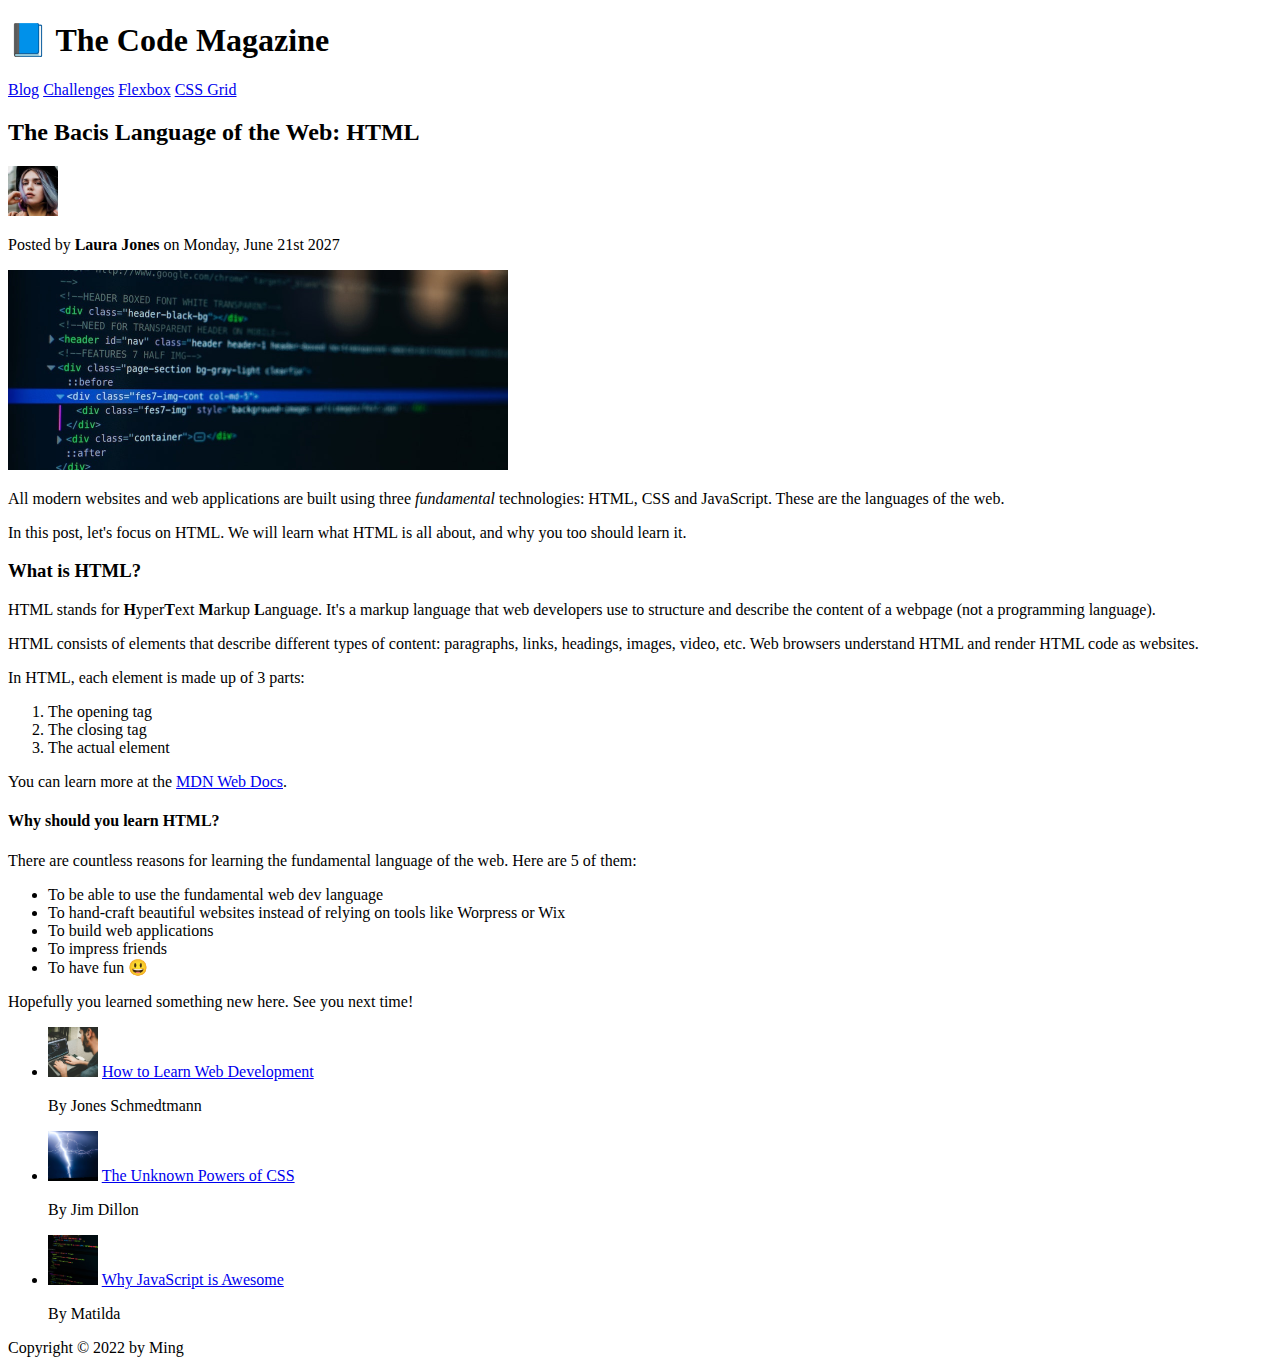
<file: 01HTML/index.html>
<!DOCTYPE html>
<html lang="en">

<head>
    <meta charset="UTF-8">
    <meta http-equiv="X-UA-Compatible" content="IE=edge">
    <meta name="viewport" content="width=device-width, initial-scale=1.0">
    <title>Document</title>
</head>

<body>

    <!-- header容器: the top part of the HTML -->
    <header>
        <h1>📘 The Code Magazine</h1>

        <!-- 导航栏容器 -->
        <nav>
            <a href="blog.html">Blog</a>
            <!-- empty hyper link -->
            <a href="#">Challenges</a>
            <a href="#">Flexbox</a>
            <a href="#">CSS Grid</a>
        </nav>
    </header>

    <!-- article容器 -->
    <article>
        <h2>The Bacis Language of the Web: HTML</h2>
        <img src="img/laura-jones.jpg" alt="Headshot of Laura Jones" height="50" width="50">

        <p>Posted by <strong>Laura Jones</strong> on Monday, June 21st 2027</p>
        <img src="img/post-img.jpg" alt="HTML code on a screen" height="200" width="500">
        <p>All modern websites and web applications are built using three <em>fundamental</em> technologies: HTML, CSS
            and
            JavaScript. These
            are the languages of the web.</p>
        <p>In this post, let's focus on HTML. We will learn what HTML is all about, and why you too should learn it.</p>

        <h3>What is HTML?</h3>
        <p>HTML stands for <strong>H</strong>yper<strong>T</strong>ext <strong>M</strong>arkup
            <strong>L</strong>anguage.
            It's a markup language that web developers use to structure and
            describe the
            content of a webpage (not a programming language).
        </p>
        <p>HTML consists of elements that describe different types of content: paragraphs, links, headings, images,
            video,
            etc. Web
            browsers understand HTML and render HTML code as websites.</p>
        <p>In HTML, each element is made up of 3 parts:</p>
        <ol>
            <li>The opening tag</li>
            <li>The closing tag</li>
            <li>The actual element</li>
        </ol>
        <p>You can learn more at the <a href="https://developer.mozilla.org/zh-CN/docs/Web/HTML">MDN Web Docs</a>.</p>


        <h4>Why should you learn HTML?</h4>
        <p>There are countless reasons for learning the fundamental language of the web. Here are 5 of them:</p>
        <ul>
            <li>To be able to use the fundamental web dev language</li>
            <li>To hand-craft beautiful websites instead of relying on tools like Worpress or Wix</li>
            <li>To build web applications</li>
            <li>To impress friends</li>
            <li>To have fun 😃</li>
        </ul>
        <p>Hopefully you learned something new here. See you next time!</p>
    </article>

    <!-- aside 容器 -->
    <aside>
        <ul>
            <li>
                <img src="img/related-1.jpg" height="50" width="50">
                <a href="#">How to Learn Web Development</a>
                <p>By Jones Schmedtmann</p>
            </li>
            <li>
                <img src="img/related-2.jpg" height="50" width="50">
                <a href="#">The Unknown Powers of CSS</a>
                <p>By Jim Dillon</p>
            </li>
            <li>
                <img src="img/related-3.jpg" height="50" width="50">
                <a href="#">Why JavaScript is Awesome</a>
                <p>By Matilda</p>
            </li>
        </ul>
    </aside>

    <footer>
        Copyright &copy; 2022 by Ming
    </footer>
</body>

</html>
</file>
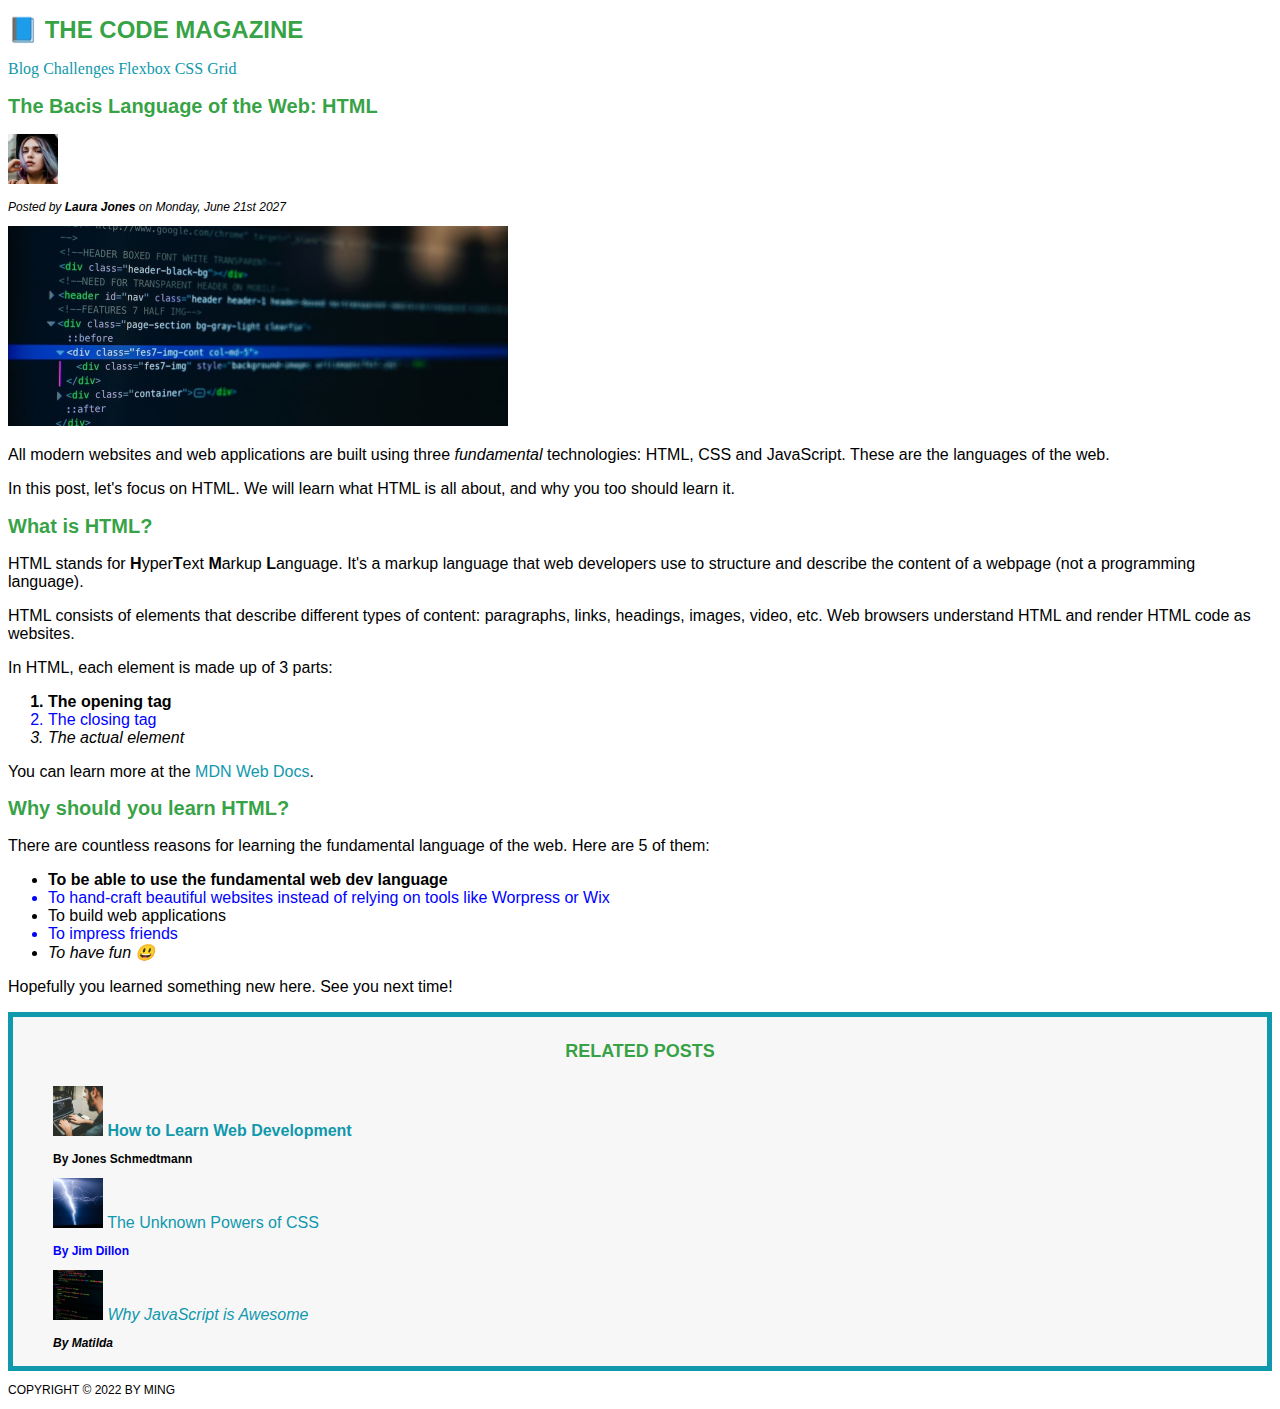
<file: 02CSS/index.html>
<!DOCTYPE html>
<html lang="en">

<head>
    <meta charset="UTF-8">
    <meta http-equiv="X-UA-Compatible" content="IE=edge">
    <meta name="viewport" content="width=device-width, initial-scale=1.0">
    <title>CSS Fundamental</title>
    <!-- link the external CSS -->
    <link href="style.css" rel="stylesheet">
</head>

<body>

    <!-- header容器: the top part of the HTML -->
    <header>
        <h1>📘 The Code Magazine</h1>

        <!-- 导航栏容器 -->
        <nav>
            <a href="blog.html">Blog</a>
            <!-- empty hyper link -->
            <a href="#">Challenges</a>
            <a href="#">Flexbox</a>
            <a href="#">CSS Grid</a>
        </nav>
    </header>

    <!-- article容器 -->
    <article>
        <header>
            <h2>The Bacis Language of the Web: HTML</h2>
            <img src="img/laura-jones.jpg" alt="Headshot of Laura Jones" height="50" width="50">
            <!-- using the ID selector -->
            <p id="author">Posted by <strong>Laura Jones</strong> on Monday, June 21st 2027</p>
        </header>
        <img src="img/post-img.jpg" alt="HTML code on a screen" height="200" width="500">
        <p>All modern websites and web applications are built using three <em>fundamental</em> technologies: HTML, CSS
            and
            JavaScript. These
            are the languages of the web.</p>
        <p>In this post, let's focus on HTML. We will learn what HTML is all about, and why you too should learn it.</p>

        <h2>What is HTML?</h2>
        <p>HTML stands for <strong>H</strong>yper<strong>T</strong>ext <strong>M</strong>arkup
            <strong>L</strong>anguage.
            It's a markup language that web developers use to structure and
            describe the
            content of a webpage (not a programming language).
        </p>
        <p>HTML consists of elements that describe different types of content: paragraphs, links, headings, images,
            video,
            etc. Web
            browsers understand HTML and render HTML code as websites.</p>
        <p>In HTML, each element is made up of 3 parts:</p>
        <ol>
            <li>The opening tag</li>
            <li>The closing tag</li>
            <li>The actual element</li>
        </ol>
        <p>You can learn more at the <a href="https://developer.mozilla.org/zh-CN/docs/Web/HTML">MDN Web Docs</a>.</p>


        <h2>Why should you learn HTML?</h2>
        <p>There are countless reasons for learning the fundamental language of the web. Here are 5 of them:</p>
        <ul>
            <li>To be able to use the fundamental web dev language</li>
            <li>To hand-craft beautiful websites instead of relying on tools like Worpress or Wix</li>
            <li>To build web applications</li>
            <li>To impress friends</li>
            <li>To have fun 😃</li>
        </ul>
        <p>Hopefully you learned something new here. See you next time!</p>
    </article>

    <!-- aside 容器 -->
    <aside>
        <h4>Related Posts</h4>
        <ul class="related">
            <li>
                <img src="img/related-1.jpg" height="50" width="50">
                <a href="#">How to Learn Web Development</a>
                <p class="related_author">By Jones Schmedtmann</p>
            </li>
            <li>
                <img src="img/related-2.jpg" height="50" width="50">
                <a href="#">The Unknown Powers of CSS</a>
                <p class="related_author">By Jim Dillon</p>
            </li>
            <li>
                <img src="img/related-3.jpg" height="50" width="50">
                <a href="#">Why JavaScript is Awesome</a>
                <p class="related_author">By Matilda</p>
            </li>
        </ul>
    </aside>

    <footer>
        <p id="copyright">Copyright &copy; 2022 by Ming</p>
    </footer>
</body>

</html>
</file>
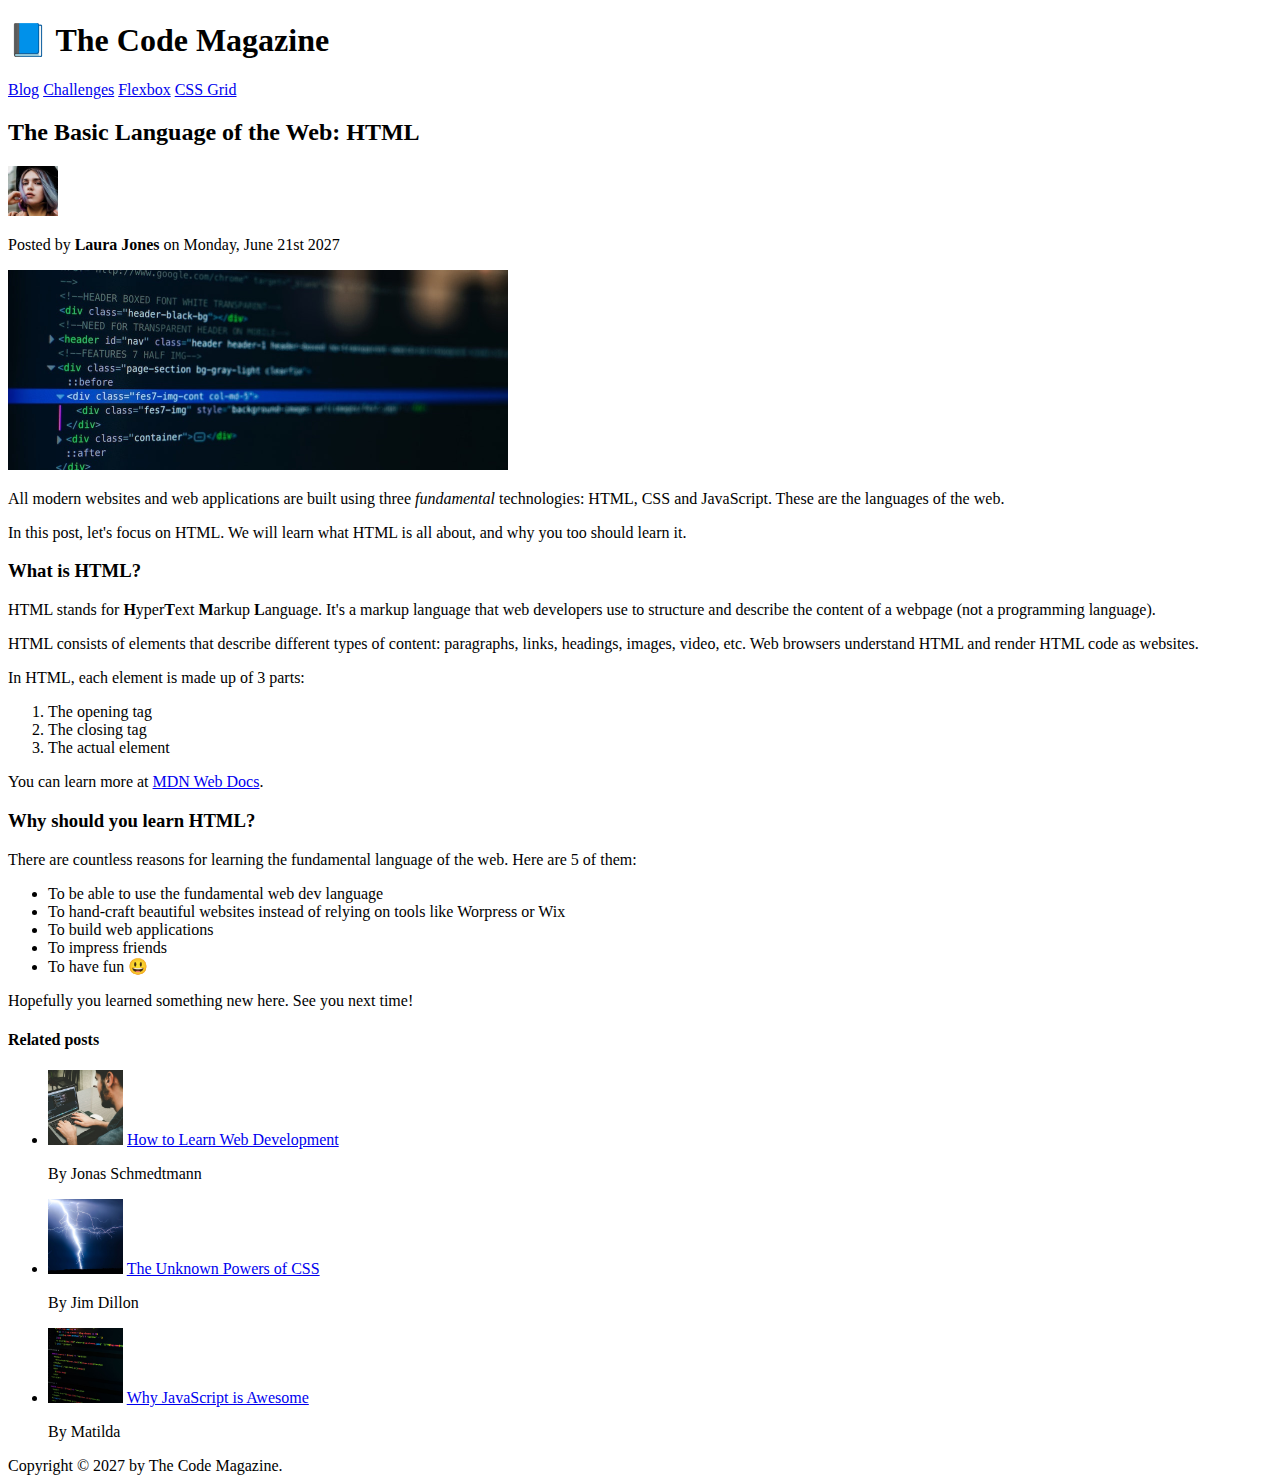
<file: course/final/02-HTML-Fundamentals/index.html>
<!DOCTYPE html>
<html lang="en">
  <head>
    <meta charset="UTF-8" />
    <title>The Basic Language of the Web: HTML</title>
  </head>

  <body>
    <!--
    <h1>The Basic Language of the Web: HTML</h1>
    <h2>The Basic Language of the Web: HTML</h2>
    <h3>The Basic Language of the Web: HTML</h3>
    <h4>The Basic Language of the Web: HTML</h4>
    <h5>The Basic Language of the Web: HTML</h5>
    <h6>The Basic Language of the Web: HTML</h6>
    -->

    <header>
      <h1>📘 The Code Magazine</h1>

      <nav>
        <a href="blog.html">Blog</a>
        <a href="#">Challenges</a>
        <a href="#">Flexbox</a>
        <a href="#">CSS Grid</a>
      </nav>
    </header>

    <article>
      <header>
        <h2>The Basic Language of the Web: HTML</h2>

        <img
          src="img/laura-jones.jpg"
          alt="Headshot of Laura Jones"
          height="50"
          width="50"
        />

        <p>Posted by <strong>Laura Jones</strong> on Monday, June 21st 2027</p>

        <img
          src="img/post-img.jpg"
          alt="HTML code on a screen"
          width="500"
          height="200"
        />
      </header>

      <p>
        All modern websites and web applications are built using three
        <em>fundamental</em>
        technologies: HTML, CSS and JavaScript. These are the languages of the
        web.
      </p>

      <p>
        In this post, let's focus on HTML. We will learn what HTML is all about,
        and why you too should learn it.
      </p>

      <h3>What is HTML?</h3>
      <p>
        HTML stands for <strong>H</strong>yper<strong>T</strong>ext
        <strong>M</strong>arkup <strong>L</strong>anguage. It's a markup
        language that web developers use to structure and describe the content
        of a webpage (not a programming language).
      </p>
      <p>
        HTML consists of elements that describe different types of content:
        paragraphs, links, headings, images, video, etc. Web browsers understand
        HTML and render HTML code as websites.
      </p>
      <p>In HTML, each element is made up of 3 parts:</p>

      <ol>
        <li>The opening tag</li>
        <li>The closing tag</li>
        <li>The actual element</li>
      </ol>

      <p>
        You can learn more at
        <a
          href="https://developer.mozilla.org/en-US/docs/Web/HTML"
          target="_blank"
          >MDN Web Docs</a
        >.
      </p>

      <h3>Why should you learn HTML?</h3>

      <p>
        There are countless reasons for learning the fundamental language of the
        web. Here are 5 of them:
      </p>

      <ul>
        <li>To be able to use the fundamental web dev language</li>
        <li>
          To hand-craft beautiful websites instead of relying on tools like
          Worpress or Wix
        </li>
        <li>To build web applications</li>
        <li>To impress friends</li>
        <li>To have fun 😃</li>
      </ul>

      <p>Hopefully you learned something new here. See you next time!</p>
    </article>

    <aside>
      <h4>Related posts</h4>

      <ul>
        <li>
          <img
            src="img/related-1.jpg"
            alt="Person programming"
            width="75"
            width="75"
          />
          <a href="#">How to Learn Web Development</a>
          <p>By Jonas Schmedtmann</p>
        </li>
        <li>
          <img src="img/related-2.jpg" alt="Lightning" width="75" heigth="75" />
          <a href="#">The Unknown Powers of CSS</a>
          <p>By Jim Dillon</p>
        </li>
        <li>
          <img
            src="img/related-3.jpg"
            alt="JavaScript code on a screen"
            width="75"
            height="75"
          />
          <a href="#">Why JavaScript is Awesome</a>
          <p>By Matilda</p>
        </li>
      </ul>
    </aside>

    <footer>Copyright &copy; 2027 by The Code Magazine.</footer>
  </body>
</html>
</file>
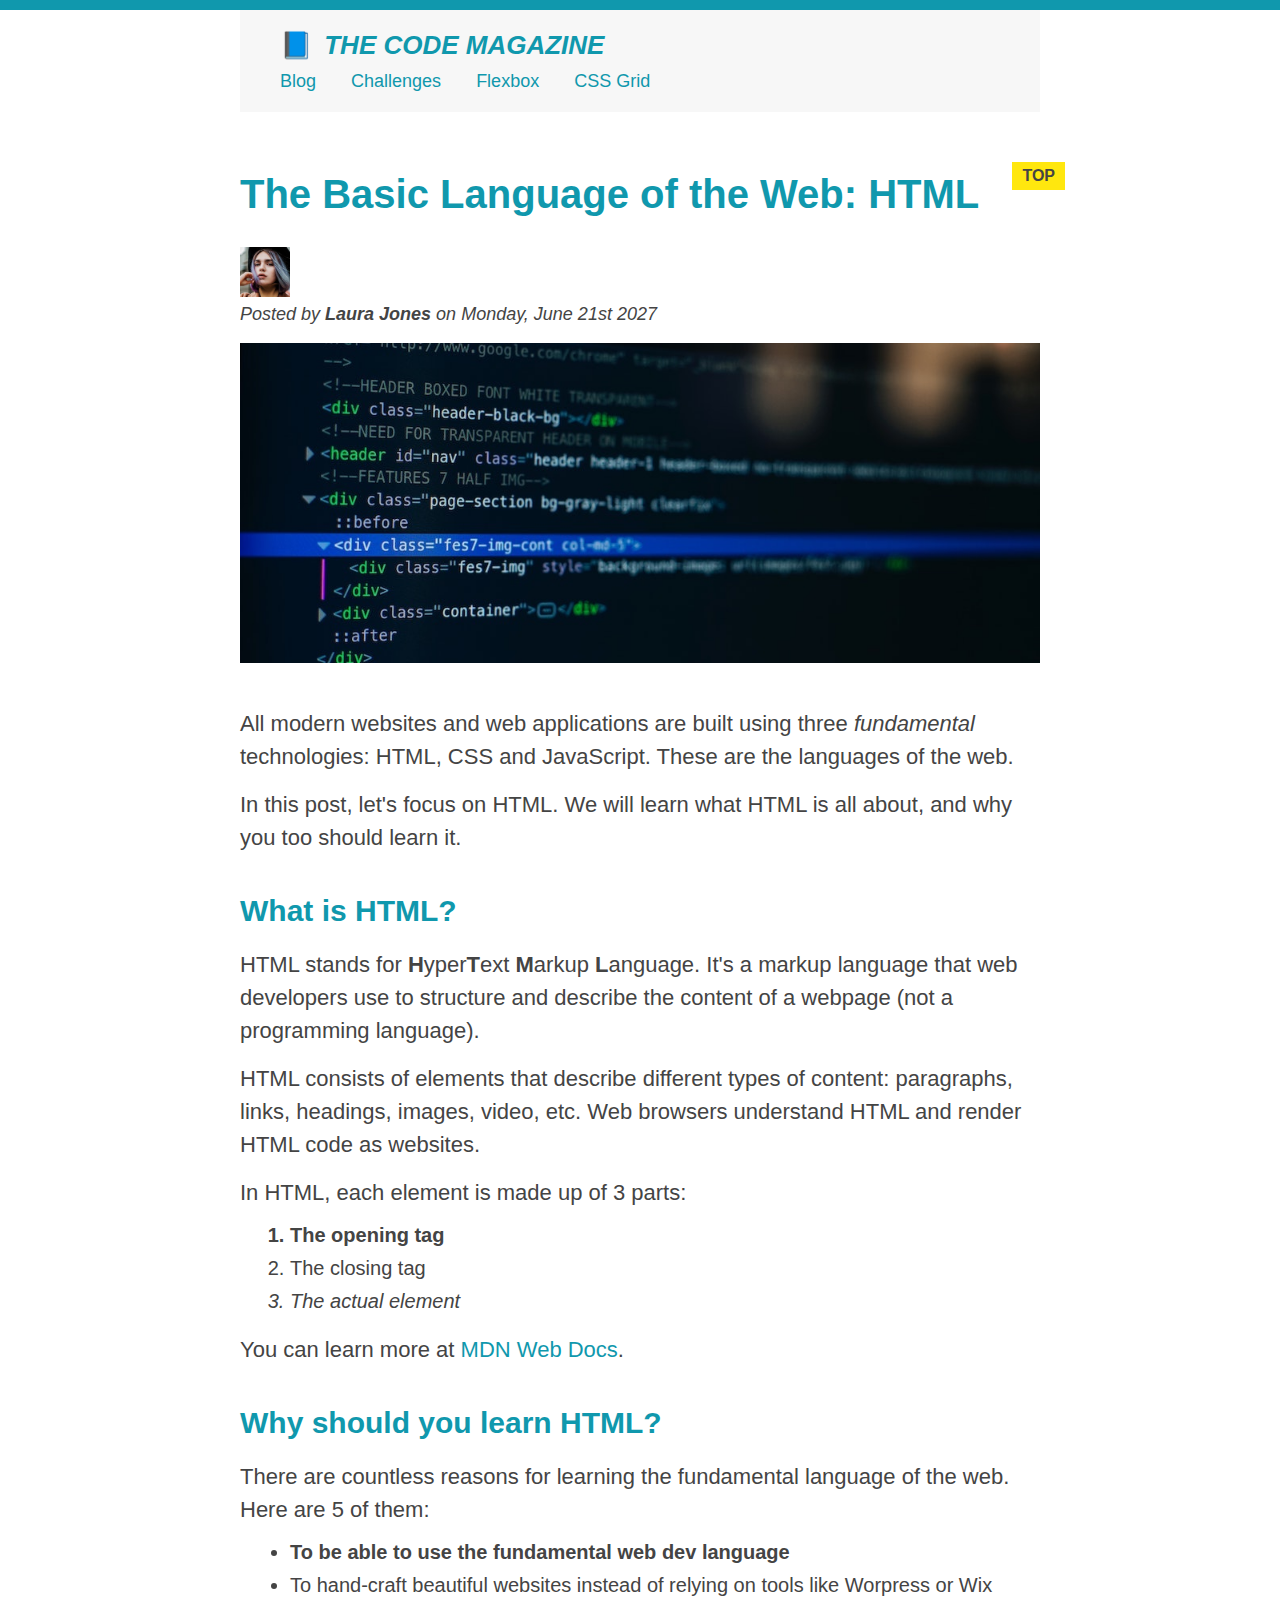
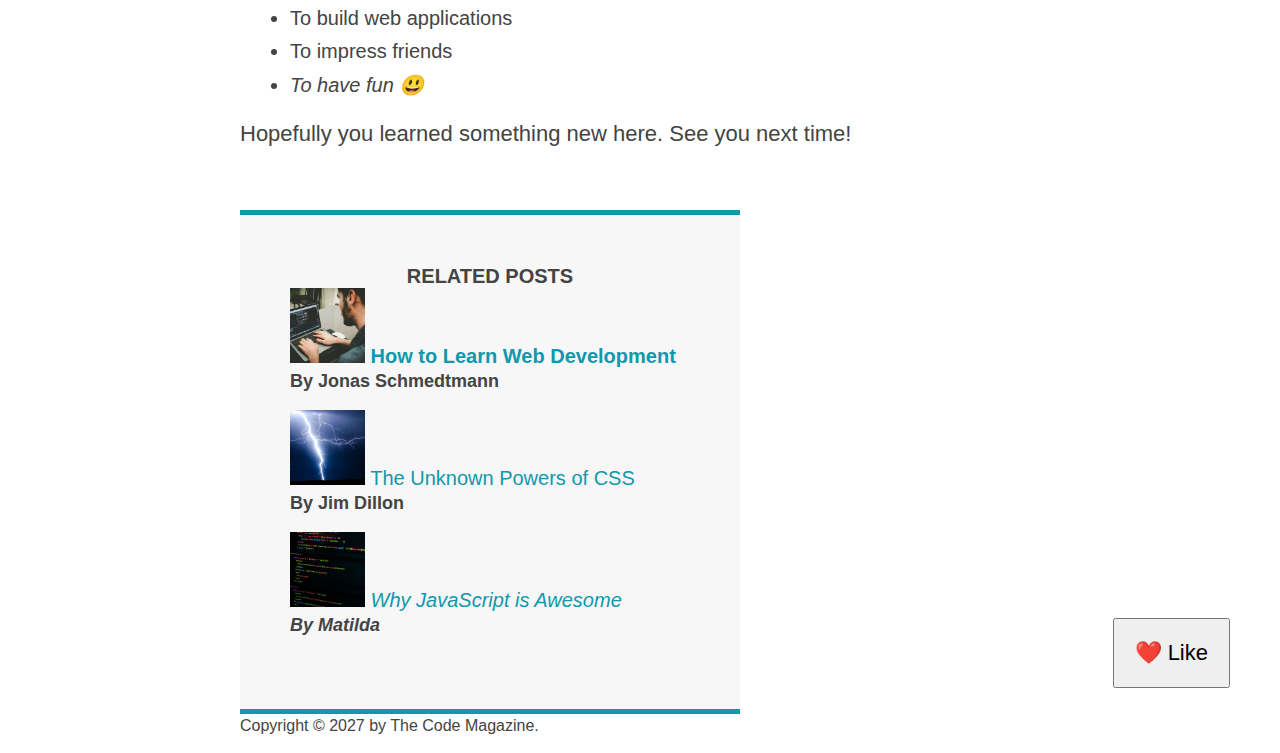
<file: course/final/03-CSS-Fundamentals/index.html>
<!DOCTYPE html>
<html lang="en">
  <head>
    <meta charset="UTF-8" />
    <link href="style.css" rel="stylesheet" />

    <title>The Basic Language of the Web: HTML</title>
  </head>

  <body>
    <!--
    <h1>The Basic Language of the Web: HTML</h1>
    <h2>The Basic Language of the Web: HTML</h2>
    <h3>The Basic Language of the Web: HTML</h3>
    <h4>The Basic Language of the Web: HTML</h4>
    <h5>The Basic Language of the Web: HTML</h5>
    <h6>The Basic Language of the Web: HTML</h6>
    -->

    <div class="container">
      <header class="main-header">
        <h1>📘 The Code Magazine</h1>

        <nav>
          <!-- <strong>This is the navigation</strong> -->
          <a href="blog.html">Blog</a>
          <a href="#">Challenges</a>
          <a href="#">Flexbox</a>
          <a href="#">CSS Grid</a>
        </nav>
      </header>

      <article>
        <header class="post-header">
          <h2>The Basic Language of the Web: HTML</h2>

          <img
            src="img/laura-jones.jpg"
            alt="Headshot of Laura Jones"
            height="50"
            width="50"
          />

          <p id="author">
            Posted by <strong>Laura Jones</strong> on Monday, June 21st 2027
          </p>

          <img
            src="img/post-img.jpg"
            alt="HTML code on a screen"
            width="500"
            height="200"
            class="post-img"
          />
          <button>❤️ Like</button>
        </header>

        <p>
          All modern websites and web applications are built using three
          <em>fundamental</em>
          technologies: HTML, CSS and JavaScript. These are the languages of the
          web.
        </p>

        <p>
          In this post, let's focus on HTML. We will learn what HTML is all
          about, and why you too should learn it.
        </p>

        <h3>What is HTML?</h3>
        <p>
          HTML stands for <strong>H</strong>yper<strong>T</strong>ext
          <strong>M</strong>arkup <strong>L</strong>anguage. It's a markup
          language that web developers use to structure and describe the content
          of a webpage (not a programming language).
        </p>
        <p>
          HTML consists of elements that describe different types of content:
          paragraphs, links, headings, images, video, etc. Web browsers
          understand HTML and render HTML code as websites.
        </p>
        <p>In HTML, each element is made up of 3 parts:</p>

        <ol>
          <li class="first-li">The opening tag</li>
          <li>The closing tag</li>
          <li>The actual element</li>
        </ol>

        <p>
          You can learn more at
          <a
            href="https://developer.mozilla.org/en-US/docs/Web/HTML"
            target="_blank"
            >MDN Web Docs</a
          >.
        </p>

        <h3>Why should you learn HTML?</h3>

        <p>
          There are countless reasons for learning the fundamental language of
          the web. Here are 5 of them:
        </p>

        <ul>
          <li class="first-li">
            To be able to use the fundamental web dev language
          </li>
          <li>
            To hand-craft beautiful websites instead of relying on tools like
            Worpress or Wix
          </li>
          <li>To build web applications</li>
          <li>To impress friends</li>
          <li>To have fun 😃</li>
        </ul>

        <p>Hopefully you learned something new here. See you next time!</p>
      </article>

      <aside>
        <h4>Related posts</h4>

        <ul class="related">
          <li>
            <img
              src="img/related-1.jpg"
              alt="Person programming"
              width="75"
              height="75"
            />
            <a href="#">How to Learn Web Development</a>
            <p class="related-author">By Jonas Schmedtmann</p>
          </li>
          <li>
            <img
              src="img/related-2.jpg"
              alt="Lightning"
              width="75"
              height="75"
            />
            <a href="#">The Unknown Powers of CSS</a>
            <p class="related-author">By Jim Dillon</p>
          </li>
          <li>
            <img
              src="img/related-3.jpg"
              alt="JavaScript code on a screen"
              width="75"
              height="75"
            />
            <a href="#">Why JavaScript is Awesome</a>
            <p class="related-author">By Matilda</p>
          </li>
        </ul>
      </aside>

      <footer>
        <p id="copyright" class="copyright text">
          Copyright &copy; 2027 by The Code Magazine.
        </p>
      </footer>
    </div>
  </body>
</html>
</file>
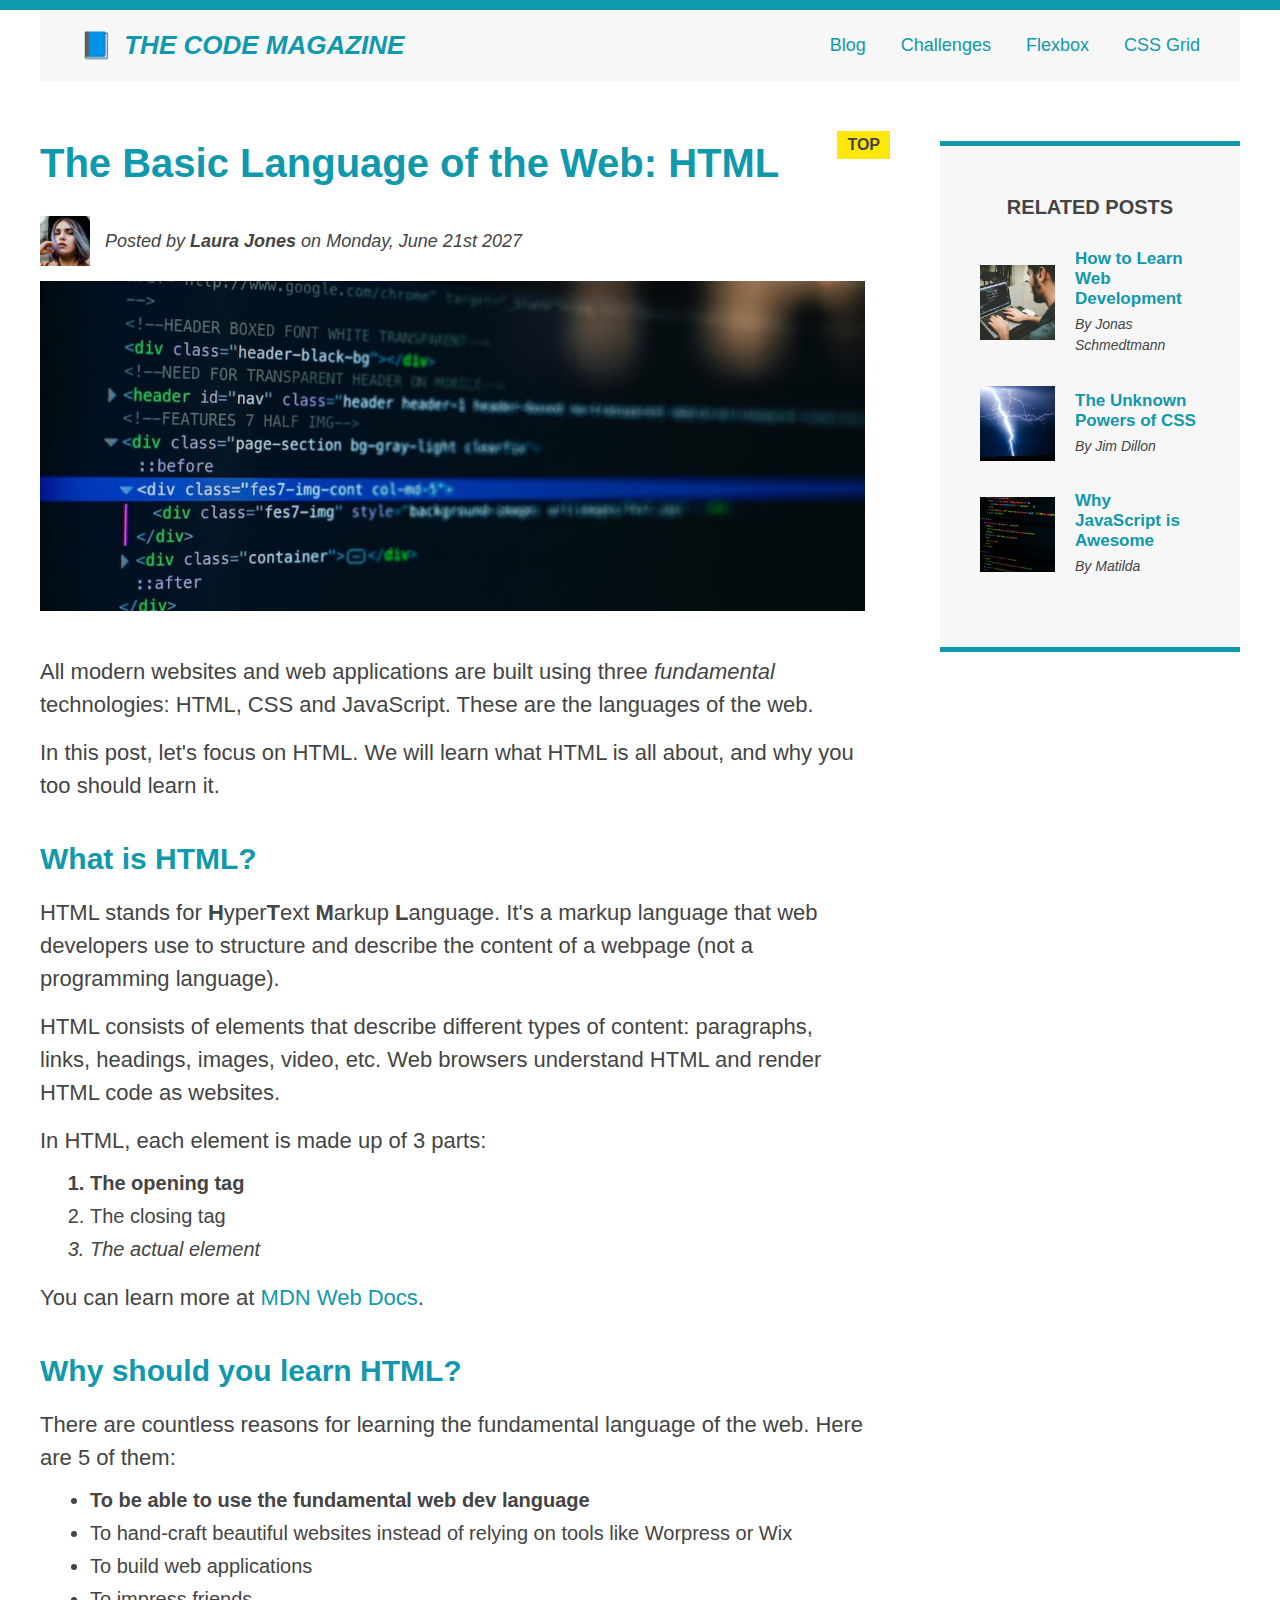
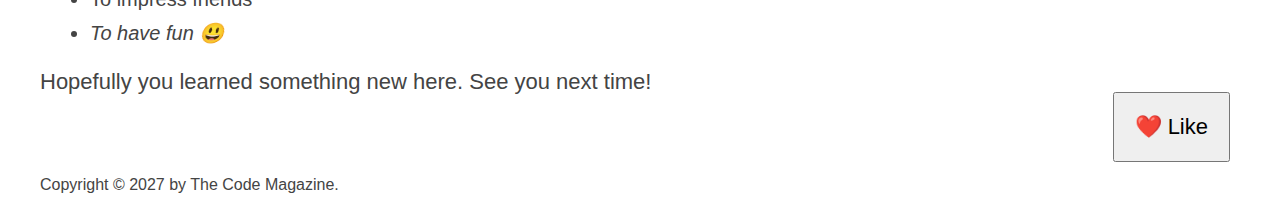
<file: course/final/04-CSS-Layouts/index.html>
<!DOCTYPE html>
<html lang="en">
  <head>
    <meta charset="UTF-8" />
    <link href="style.css" rel="stylesheet" />

    <title>The Basic Language of the Web: HTML</title>
  </head>

  <body>
    <!--
    <h1>The Basic Language of the Web: HTML</h1>
    <h2>The Basic Language of the Web: HTML</h2>
    <h3>The Basic Language of the Web: HTML</h3>
    <h4>The Basic Language of the Web: HTML</h4>
    <h5>The Basic Language of the Web: HTML</h5>
    <h6>The Basic Language of the Web: HTML</h6>
    -->

    <div class="container">
      <header class="main-header clearfix">
        <h1>📘 The Code Magazine</h1>

        <nav>
          <!-- <strong>This is the navigation</strong> -->
          <a href="blog.html">Blog</a>
          <a href="#">Challenges</a>
          <a href="flexbox.html">Flexbox</a>
          <a href="css-grid.html">CSS Grid</a>
        </nav>

        <!-- <div class="clear"></div> -->
      </header>

      <!-- ONLY NECESSARY FOR FLEXBOX -->
      <!-- <div class="row"> -->
      <article>
        <header class="post-header">
          <h2>The Basic Language of the Web: HTML</h2>

          <div class="author-box">
            <img
              src="img/laura-jones.jpg"
              alt="Headshot of Laura Jones"
              height="50"
              width="50"
              class="author-img"
            />

            <p id="author" class="author">
              Posted by <strong>Laura Jones</strong> on Monday, June 21st 2027
            </p>
          </div>

          <img
            src="img/post-img.jpg"
            alt="HTML code on a screen"
            width="500"
            height="200"
            class="post-img"
          />
          <button>❤️ Like</button>
        </header>

        <p>
          All modern websites and web applications are built using three
          <em>fundamental</em>
          technologies: HTML, CSS and JavaScript. These are the languages of the
          web.
        </p>

        <p>
          In this post, let's focus on HTML. We will learn what HTML is all
          about, and why you too should learn it.
        </p>

        <h3>What is HTML?</h3>
        <p>
          HTML stands for <strong>H</strong>yper<strong>T</strong>ext
          <strong>M</strong>arkup <strong>L</strong>anguage. It's a markup
          language that web developers use to structure and describe the content
          of a webpage (not a programming language).
        </p>
        <p>
          HTML consists of elements that describe different types of content:
          paragraphs, links, headings, images, video, etc. Web browsers
          understand HTML and render HTML code as websites.
        </p>
        <p>In HTML, each element is made up of 3 parts:</p>

        <ol>
          <li class="first-li">The opening tag</li>
          <li>The closing tag</li>
          <li>The actual element</li>
        </ol>

        <p>
          You can learn more at
          <a
            href="https://developer.mozilla.org/en-US/docs/Web/HTML"
            target="_blank"
            >MDN Web Docs</a
          >.
        </p>

        <h3>Why should you learn HTML?</h3>

        <p>
          There are countless reasons for learning the fundamental language of
          the web. Here are 5 of them:
        </p>

        <ul>
          <li class="first-li">
            To be able to use the fundamental web dev language
          </li>
          <li>
            To hand-craft beautiful websites instead of relying on tools like
            Worpress or Wix
          </li>
          <li>To build web applications</li>
          <li>To impress friends</li>
          <li>To have fun 😃</li>
        </ul>

        <p>Hopefully you learned something new here. See you next time!</p>
      </article>

      <aside>
        <h4>Related posts</h4>

        <ul class="related">
          <li class="related-post">
            <img
              src="img/related-1.jpg"
              alt="Person programming"
              width="75"
              height="75"
            />
            <div>
              <a href="#" class="related-link">How to Learn Web Development</a>
              <p class="related-author">By Jonas Schmedtmann</p>
            </div>
          </li>
          <li class="related-post">
            <img
              src="img/related-2.jpg"
              alt="Lightning"
              width="75"
              height="75"
            />
            <div>
              <a href="#" class="related-link">The Unknown Powers of CSS</a>
              <p class="related-author">By Jim Dillon</p>
            </div>
          </li>
          <li class="related-post">
            <img
              src="img/related-3.jpg"
              alt="JavaScript code on a screen"
              width="75"
              height="75"
            />
            <div>
              <a href="#" class="related-link">Why JavaScript is Awesome</a>
              <p class="related-author">By Matilda</p>
            </div>
          </li>
        </ul>
      </aside>
      <!-- </div> -->

      <footer>
        <p id="copyright" class="copyright text">
          Copyright &copy; 2027 by The Code Magazine.
        </p>
      </footer>
    </div>
  </body>
</html>
</file>
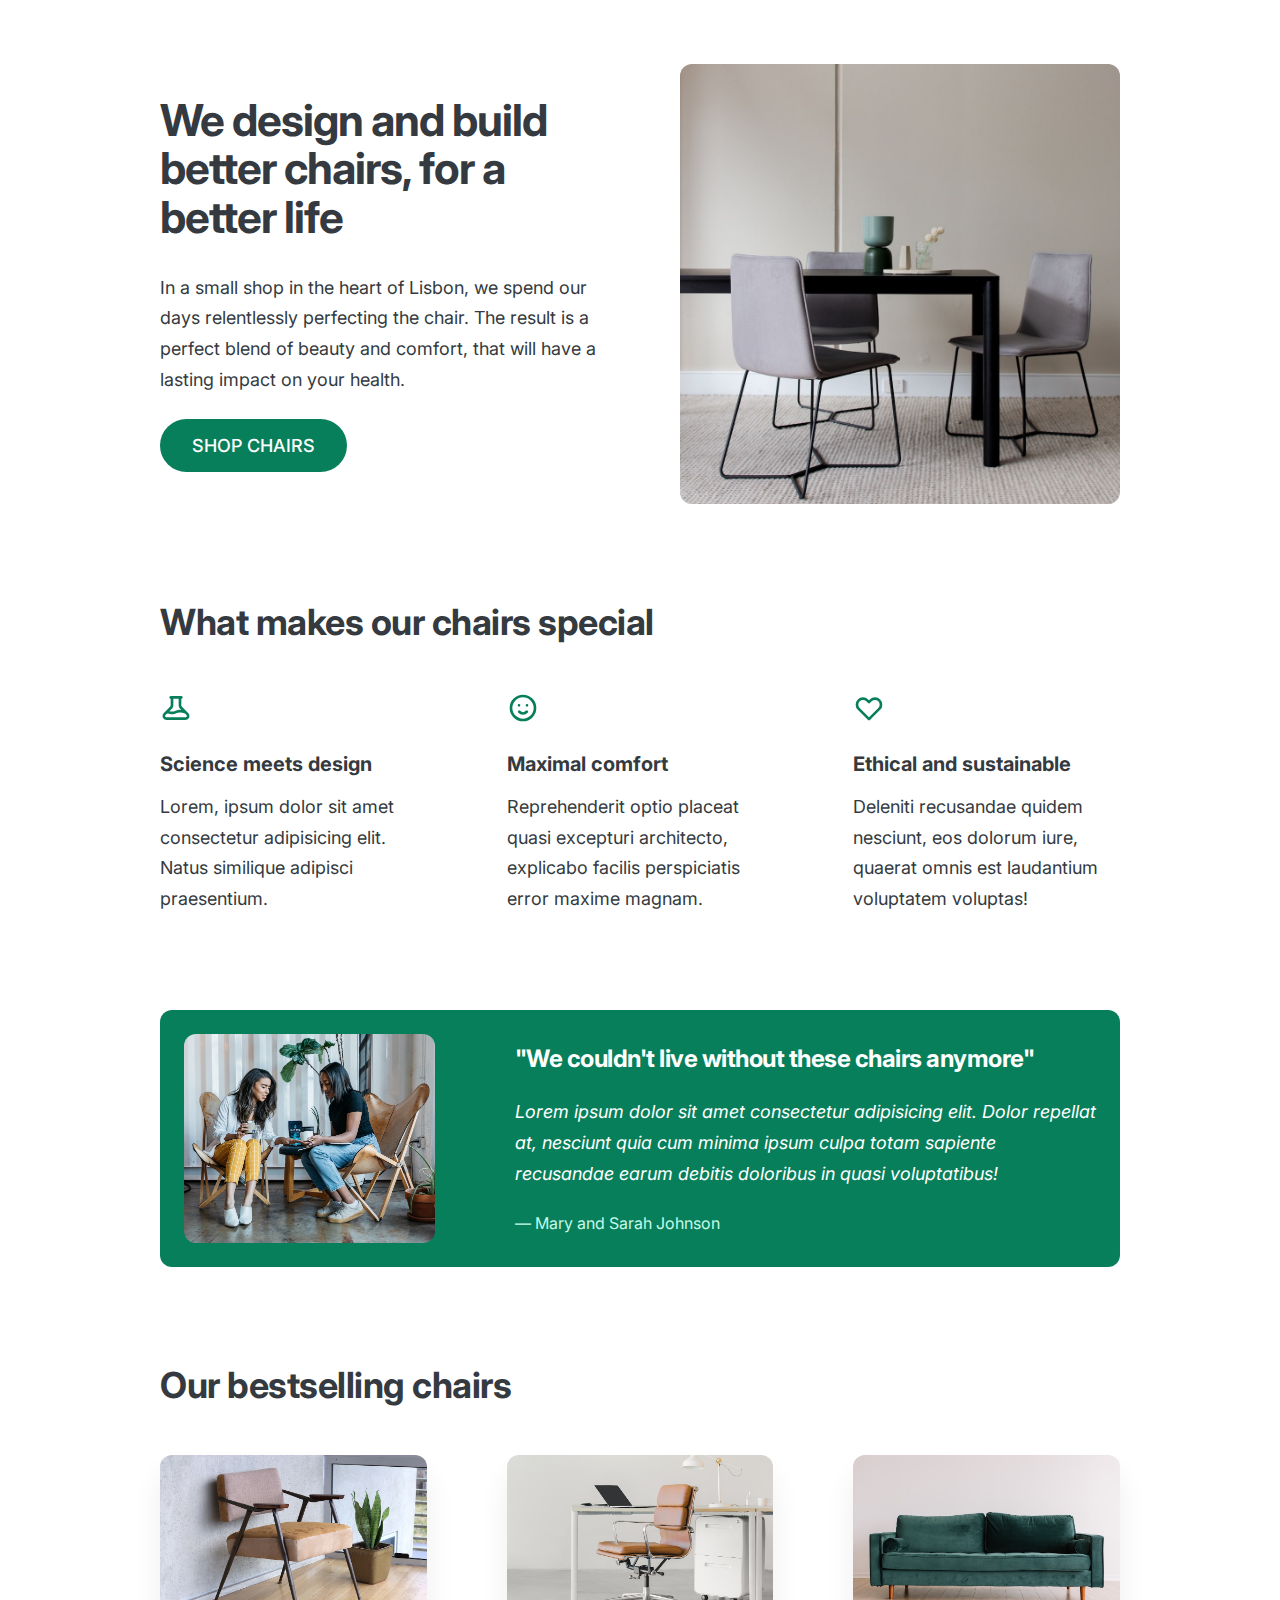
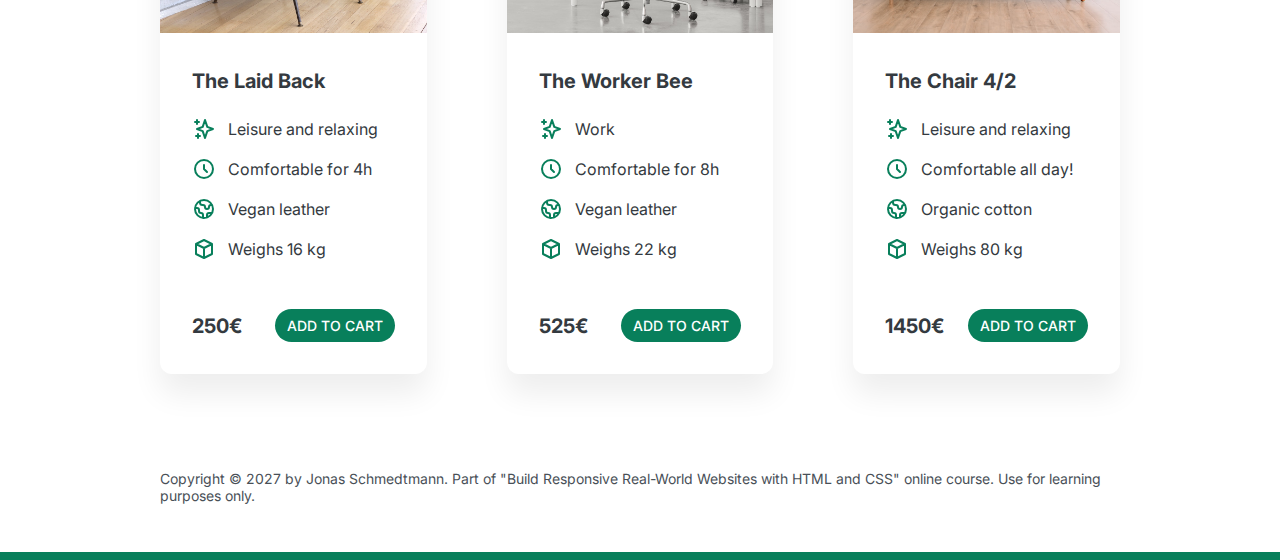
<file: course/final/05-Design/index.html>
<!DOCTYPE html>
<html lang="en">
  <head>
    <meta charset="UTF-8" />
    <meta http-equiv="X-UA-Compatible" content="IE=edge" />
    <meta name="viewport" content="width=device-width, initial-scale=1.0" />

    <link rel="preconnect" href="https://fonts.gstatic.com" />
    <link
      href="https://fonts.googleapis.com/css2?family=Inter:wght@400;500;700&display=swap"
      rel="stylesheet"
    />

    <link rel="stylesheet" href="style.css" />
    <title>Lisbon Chair Shop</title>
  </head>
  <body>
    <div class="container">
      <header>
        <div class="header-text-box">
          <h1>We design and build better chairs, for a better life</h1>
          <p class="header-text">
            In a small shop in the heart of Lisbon, we spend our days
            relentlessly perfecting the chair. The result is a perfect blend of
            beauty and comfort, that will have a lasting impact on your health.
          </p>
          <a class="btn btn--big" href="#">Shop chairs</a>
        </div>
        <img src="hero.jpg" alt="Photo" />
      </header>

      <section>
        <h2>What makes our chairs special</h2>
        <div class="grid-3-cols">
          <div>
            <svg
              xmlns="http://www.w3.org/2000/svg"
              class="features-icon"
              fill="none"
              viewBox="0 0 24 24"
              stroke="currentColor"
            >
              <path
                stroke-linecap="round"
                stroke-linejoin="round"
                stroke-width="2"
                d="M19.428 15.428a2 2 0 00-1.022-.547l-2.387-.477a6 6 0 00-3.86.517l-.318.158a6 6 0 01-3.86.517L6.05 15.21a2 2 0 00-1.806.547M8 4h8l-1 1v5.172a2 2 0 00.586 1.414l5 5c1.26 1.26.367 3.414-1.415 3.414H4.828c-1.782 0-2.674-2.154-1.414-3.414l5-5A2 2 0 009 10.172V5L8 4z"
              />
            </svg>
            <p class="features-title"><strong>Science meets design</strong></p>
            <p class="features-text">
              Lorem, ipsum dolor sit amet consectetur adipisicing elit. Natus
              similique adipisci praesentium.
            </p>
          </div>

          <div>
            <svg
              xmlns="http://www.w3.org/2000/svg"
              class="features-icon"
              fill="none"
              viewBox="0 0 24 24"
              stroke="currentColor"
            >
              <path
                stroke-linecap="round"
                stroke-linejoin="round"
                stroke-width="2"
                d="M14.828 14.828a4 4 0 01-5.656 0M9 10h.01M15 10h.01M21 12a9 9 0 11-18 0 9 9 0 0118 0z"
              />
            </svg>
            <p class="features-title">
              <strong>Maximal comfort</strong>
            </p>
            <p class="features-text">
              Reprehenderit optio placeat quasi excepturi architecto, explicabo
              facilis perspiciatis error maxime magnam.
            </p>
          </div>

          <div>
            <svg
              xmlns="http://www.w3.org/2000/svg"
              class="features-icon"
              fill="none"
              viewBox="0 0 24 24"
              stroke="currentColor"
            >
              <path
                stroke-linecap="round"
                stroke-linejoin="round"
                stroke-width="2"
                d="M4.318 6.318a4.5 4.5 0 000 6.364L12 20.364l7.682-7.682a4.5 4.5 0 00-6.364-6.364L12 7.636l-1.318-1.318a4.5 4.5 0 00-6.364 0z"
              />
            </svg>
            <p class="features-title">
              <strong>Ethical and sustainable</strong>
            </p>
            <p class="features-text">
              Deleniti recusandae quidem nesciunt, eos dolorum iure, quaerat
              omnis est laudantium voluptatem voluptas!
            </p>
          </div>
        </div>
      </section>

      <section class="testimonial-section">
        <div class="grid-3-cols">
          <img src="customers.jpg" alt="People sitting on chairs" />
          <div class="testimonial-box">
            <h2>"We couldn't live without these chairs anymore"</h2>
            <blockquote class="testimonial-text">
              Lorem ipsum dolor sit amet consectetur adipisicing elit. Dolor
              repellat at, nesciunt quia cum minima ipsum culpa totam sapiente
              recusandae earum debitis doloribus in quasi voluptatibus!
            </blockquote>
            <p class="testimonial-author">&mdash; Mary and Sarah Johnson</p>
          </div>
        </div>
      </section>

      <section>
        <h2>Our bestselling chairs</h2>
        <div class="grid-3-cols">
          <figure class="chair">
            <img src="chair-1.jpg" alt="Chair" />
            <div class="chair-box">
              <h3>The Laid Back</h3>
              <ul class="chair-details">
                <li>
                  <svg
                    xmlns="http://www.w3.org/2000/svg"
                    class="chair-icon"
                    fill="none"
                    viewBox="0 0 24 24"
                    stroke="currentColor"
                  >
                    <path
                      stroke-linecap="round"
                      stroke-linejoin="round"
                      stroke-width="2"
                      d="M5 3v4M3 5h4M6 17v4m-2-2h4m5-16l2.286 6.857L21 12l-5.714 2.143L13 21l-2.286-6.857L5 12l5.714-2.143L13 3z"
                    />
                  </svg>
                  <!-- Span is a generic INLINE text element, it doesn't have any meaning. It's like a div element, but inline -->
                  <span>Leisure and relaxing</span>
                </li>
                <li>
                  <svg
                    xmlns="http://www.w3.org/2000/svg"
                    class="chair-icon"
                    fill="none"
                    viewBox="0 0 24 24"
                    stroke="currentColor"
                  >
                    <path
                      stroke-linecap="round"
                      stroke-linejoin="round"
                      stroke-width="2"
                      d="M12 8v4l3 3m6-3a9 9 0 11-18 0 9 9 0 0118 0z"
                    />
                  </svg>
                  <span>Comfortable for 4h</span>
                </li>
                <li>
                  <svg
                    xmlns="http://www.w3.org/2000/svg"
                    class="chair-icon"
                    fill="none"
                    viewBox="0 0 24 24"
                    stroke="currentColor"
                  >
                    <path
                      stroke-linecap="round"
                      stroke-linejoin="round"
                      stroke-width="2"
                      d="M3.055 11H5a2 2 0 012 2v1a2 2 0 002 2 2 2 0 012 2v2.945M8 3.935V5.5A2.5 2.5 0 0010.5 8h.5a2 2 0 012 2 2 2 0 104 0 2 2 0 012-2h1.064M15 20.488V18a2 2 0 012-2h3.064M21 12a9 9 0 11-18 0 9 9 0 0118 0z"
                    />
                  </svg>
                  <span>Vegan leather</span>
                </li>
                <li>
                  <svg
                    xmlns="http://www.w3.org/2000/svg"
                    class="chair-icon"
                    fill="none"
                    viewBox="0 0 24 24"
                    stroke="currentColor"
                  >
                    <path
                      stroke-linecap="round"
                      stroke-linejoin="round"
                      stroke-width="2"
                      d="M20 7l-8-4-8 4m16 0l-8 4m8-4v10l-8 4m0-10L4 7m8 4v10M4 7v10l8 4"
                    />
                  </svg>
                  <span>Weighs 16 kg</span>
                </li>
              </ul>
              <div class="chair-price">
                <strong>250€</strong>
                <a href="#" class="btn btn--small">Add to cart</a>
              </div>
            </div>
          </figure>

          <figure class="chair">
            <img src="chair-2.jpg" alt="Chair" />
            <div class="chair-box">
              <h3>The Worker Bee</h3>
              <ul class="chair-details">
                <li>
                  <svg
                    xmlns="http://www.w3.org/2000/svg"
                    class="chair-icon"
                    fill="none"
                    viewBox="0 0 24 24"
                    stroke="currentColor"
                  >
                    <path
                      stroke-linecap="round"
                      stroke-linejoin="round"
                      stroke-width="2"
                      d="M5 3v4M3 5h4M6 17v4m-2-2h4m5-16l2.286 6.857L21 12l-5.714 2.143L13 21l-2.286-6.857L5 12l5.714-2.143L13 3z"
                    />
                  </svg>
                  <span>Work</span>
                </li>
                <li>
                  <svg
                    xmlns="http://www.w3.org/2000/svg"
                    class="chair-icon"
                    fill="none"
                    viewBox="0 0 24 24"
                    stroke="currentColor"
                  >
                    <path
                      stroke-linecap="round"
                      stroke-linejoin="round"
                      stroke-width="2"
                      d="M12 8v4l3 3m6-3a9 9 0 11-18 0 9 9 0 0118 0z"
                    />
                  </svg>
                  <span>Comfortable for 8h</span>
                </li>
                <li>
                  <svg
                    xmlns="http://www.w3.org/2000/svg"
                    class="chair-icon"
                    fill="none"
                    viewBox="0 0 24 24"
                    stroke="currentColor"
                  >
                    <path
                      stroke-linecap="round"
                      stroke-linejoin="round"
                      stroke-width="2"
                      d="M3.055 11H5a2 2 0 012 2v1a2 2 0 002 2 2 2 0 012 2v2.945M8 3.935V5.5A2.5 2.5 0 0010.5 8h.5a2 2 0 012 2 2 2 0 104 0 2 2 0 012-2h1.064M15 20.488V18a2 2 0 012-2h3.064M21 12a9 9 0 11-18 0 9 9 0 0118 0z"
                    />
                  </svg>
                  <span>Vegan leather</span>
                </li>
                <li>
                  <svg
                    xmlns="http://www.w3.org/2000/svg"
                    class="chair-icon"
                    fill="none"
                    viewBox="0 0 24 24"
                    stroke="currentColor"
                  >
                    <path
                      stroke-linecap="round"
                      stroke-linejoin="round"
                      stroke-width="2"
                      d="M20 7l-8-4-8 4m16 0l-8 4m8-4v10l-8 4m0-10L4 7m8 4v10M4 7v10l8 4"
                    />
                  </svg>
                  <span>Weighs 22 kg</span>
                </li>
              </ul>
              <div class="chair-price">
                <strong>525€</strong>
                <a href="#" class="btn btn--small">Add to cart</a>
              </div>
            </div>
          </figure>

          <figure class="chair">
            <img src="chair-3.jpg" alt="Chair" />
            <div class="chair-box">
              <h3>The Chair 4/2</h3>
              <ul class="chair-details">
                <li>
                  <svg
                    xmlns="http://www.w3.org/2000/svg"
                    class="chair-icon"
                    fill="none"
                    viewBox="0 0 24 24"
                    stroke="currentColor"
                  >
                    <path
                      stroke-linecap="round"
                      stroke-linejoin="round"
                      stroke-width="2"
                      d="M5 3v4M3 5h4M6 17v4m-2-2h4m5-16l2.286 6.857L21 12l-5.714 2.143L13 21l-2.286-6.857L5 12l5.714-2.143L13 3z"
                    />
                  </svg>
                  <span>Leisure and relaxing</span>
                </li>
                <li>
                  <svg
                    xmlns="http://www.w3.org/2000/svg"
                    class="chair-icon"
                    fill="none"
                    viewBox="0 0 24 24"
                    stroke="currentColor"
                  >
                    <path
                      stroke-linecap="round"
                      stroke-linejoin="round"
                      stroke-width="2"
                      d="M12 8v4l3 3m6-3a9 9 0 11-18 0 9 9 0 0118 0z"
                    />
                  </svg>
                  <span>Comfortable all day!</span>
                </li>
                <li>
                  <svg
                    xmlns="http://www.w3.org/2000/svg"
                    class="chair-icon"
                    fill="none"
                    viewBox="0 0 24 24"
                    stroke="currentColor"
                  >
                    <path
                      stroke-linecap="round"
                      stroke-linejoin="round"
                      stroke-width="2"
                      d="M3.055 11H5a2 2 0 012 2v1a2 2 0 002 2 2 2 0 012 2v2.945M8 3.935V5.5A2.5 2.5 0 0010.5 8h.5a2 2 0 012 2 2 2 0 104 0 2 2 0 012-2h1.064M15 20.488V18a2 2 0 012-2h3.064M21 12a9 9 0 11-18 0 9 9 0 0118 0z"
                    />
                  </svg>
                  <span>Organic cotton</span>
                </li>
                <li>
                  <svg
                    xmlns="http://www.w3.org/2000/svg"
                    class="chair-icon"
                    fill="none"
                    viewBox="0 0 24 24"
                    stroke="currentColor"
                  >
                    <path
                      stroke-linecap="round"
                      stroke-linejoin="round"
                      stroke-width="2"
                      d="M20 7l-8-4-8 4m16 0l-8 4m8-4v10l-8 4m0-10L4 7m8 4v10M4 7v10l8 4"
                    />
                  </svg>
                  <span>Weighs 80 kg</span>
                </li>
              </ul>
              <div class="chair-price">
                <strong>1450€</strong>
                <a href="#" class="btn btn--small">Add to cart</a>
              </div>
            </div>
          </figure>
        </div>
      </section>

      <footer>
        Copyright &copy; 2027 by Jonas Schmedtmann. Part of "Build Responsive
        Real-World Websites with HTML and CSS" online course. Use for learning
        purposes only.
      </footer>
    </div>
  </body>
</html>
</file>
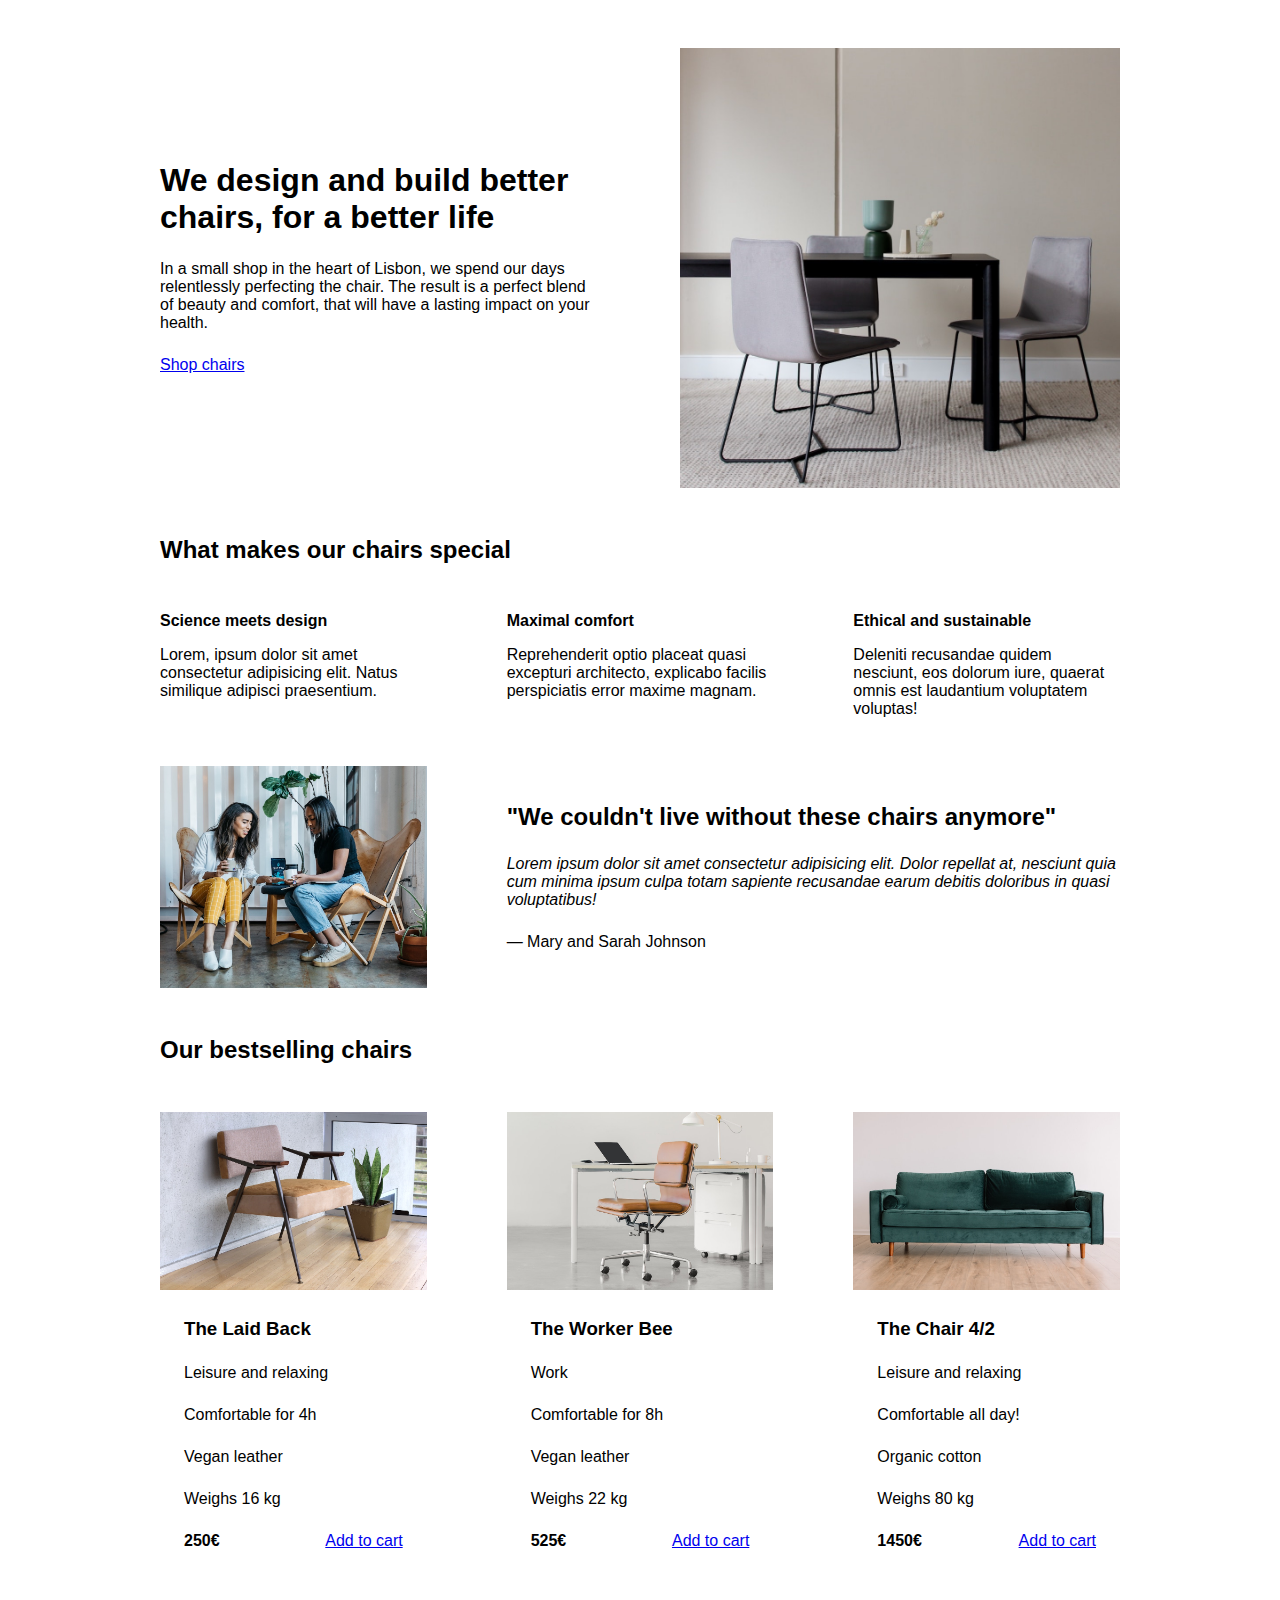
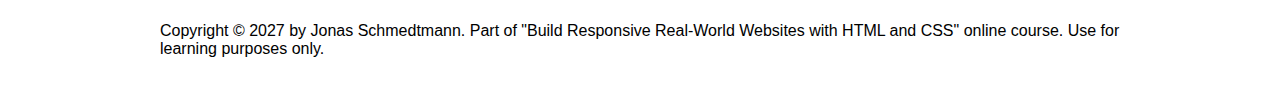
<file: course/starter/05-Design/index.html>
<!DOCTYPE html>
<html lang="en">
  <head>
    <meta charset="UTF-8" />
    <meta http-equiv="X-UA-Compatible" content="IE=edge" />
    <meta name="viewport" content="width=device-width, initial-scale=1.0" />

    <link rel="stylesheet" href="style.css" />
    <title>Lisbon Chair Shop</title>
  </head>
  <body>
    <div class="container">
      <header>
        <div class="header-text-box">
          <h1>We design and build better chairs, for a better life</h1>
          <p class="header-text">
            In a small shop in the heart of Lisbon, we spend our days
            relentlessly perfecting the chair. The result is a perfect blend of
            beauty and comfort, that will have a lasting impact on your health.
          </p>
          <a class="btn btn--big" href="#">Shop chairs</a>
        </div>
        <img src="hero.jpg" alt="Photo" />
      </header>

      <section>
        <h2>What makes our chairs special</h2>
        <div class="grid-3-cols">
          <div>
            <p class="features-title"><strong>Science meets design</strong></p>
            <p class="features-text">
              Lorem, ipsum dolor sit amet consectetur adipisicing elit. Natus
              similique adipisci praesentium.
            </p>
          </div>

          <div>
            <p class="features-title">
              <strong>Maximal comfort</strong>
            </p>
            <p class="features-text">
              Reprehenderit optio placeat quasi excepturi architecto, explicabo
              facilis perspiciatis error maxime magnam.
            </p>
          </div>

          <div>
            <p class="features-title">
              <strong>Ethical and sustainable</strong>
            </p>
            <p class="features-text">
              Deleniti recusandae quidem nesciunt, eos dolorum iure, quaerat
              omnis est laudantium voluptatem voluptas!
            </p>
          </div>
        </div>
      </section>

      <section class="testimonial-section">
        <div class="grid-3-cols">
          <img src="customers.jpg" alt="People sitting on chairs" />
          <div class="testimonial-box">
            <h2>"We couldn't live without these chairs anymore"</h2>
            <blockquote class="testimonial-text">
              Lorem ipsum dolor sit amet consectetur adipisicing elit. Dolor
              repellat at, nesciunt quia cum minima ipsum culpa totam sapiente
              recusandae earum debitis doloribus in quasi voluptatibus!
            </blockquote>
            <p class="testimonial-author">&mdash; Mary and Sarah Johnson</p>
          </div>
        </div>
      </section>

      <section>
        <h2>Our bestselling chairs</h2>
        <div class="grid-3-cols">
          <figure class="chair">
            <img src="chair-1.jpg" alt="Chair" />
            <div class="chair-box">
              <h3>The Laid Back</h3>
              <ul class="chair-details">
                <li>
                  <!-- Span is a generic INLINE text element, it doesn't have any meaning. It's like a div element, but inline -->
                  <span>Leisure and relaxing</span>
                </li>
                <li>
                  <span>Comfortable for 4h</span>
                </li>
                <li>
                  <span>Vegan leather</span>
                </li>
                <li>
                  <span>Weighs 16 kg</span>
                </li>
              </ul>
              <div class="chair-price">
                <strong>250€</strong>
                <a href="#" class="btn btn--small">Add to cart</a>
              </div>
            </div>
          </figure>

          <figure class="chair">
            <img src="chair-2.jpg" alt="Chair" />
            <div class="chair-box">
              <h3>The Worker Bee</h3>
              <ul class="chair-details">
                <li>
                  <span>Work</span>
                </li>
                <li>
                  <span>Comfortable for 8h</span>
                </li>
                <li>
                  <span>Vegan leather</span>
                </li>
                <li>
                  <span>Weighs 22 kg</span>
                </li>
              </ul>
              <div class="chair-price">
                <strong>525€</strong>
                <a href="#" class="btn btn--small">Add to cart</a>
              </div>
            </div>
          </figure>

          <figure class="chair">
            <img src="chair-3.jpg" alt="Chair" />
            <div class="chair-box">
              <h3>The Chair 4/2</h3>
              <ul class="chair-details">
                <li>
                  <span>Leisure and relaxing</span>
                </li>
                <li>
                  <span>Comfortable all day!</span>
                </li>
                <li>
                  <span>Organic cotton</span>
                </li>
                <li>
                  <span>Weighs 80 kg</span>
                </li>
              </ul>
              <div class="chair-price">
                <strong>1450€</strong>
                <a href="#" class="btn btn--small">Add to cart</a>
              </div>
            </div>
          </figure>
        </div>
      </section>

      <footer>
        Copyright &copy; 2027 by Jonas Schmedtmann. Part of "Build Responsive
        Real-World Websites with HTML and CSS" online course. Use for learning
        purposes only.
      </footer>
    </div>
  </body>
</html>
</file>
<file: 02CSS/style.css>
h1,
h2,
h4,
p,
li {
    font-family: sans-serif;
}


h1 {
    font-size: 24px;
    text-transform: uppercase;
    color: rgba(25, 150, 44, 0.887);
}

h2 {
    font-size: 20px;
    color: rgba(25, 150, 44, 0.887);
}

h4 {
    font-size: 18px;
    text-transform: uppercase;
    text-align: center;
    color: rgba(25, 150, 44, 0.887);
}

aside {
    background-color: #f7f7f7;
    border: 5px solid #1098ad;

}

/* article header p {
    font-style: italic;
} */

#author {
    font-style: italic;
    font-size: 12px;
}

/* footer p {
    font-size: 12px;
    text-transform: uppercase;
} */
#copyright {
    font-size: 12px;
    text-transform: uppercase;
}

.related_author {
    font-size: 12px;
    font-weight: bold;
}

/* ul {
    list-style: none;
} */

.related {
    list-style: none;
}

/* select the first element of a list */
/* using the persodu selector */

/* 
    :first-child -> the first child element of its parent container
 */
li:first-child {
    font-weight: bold;
}

li:last-child {
    font-style: italic;
}

/* the second child element */
li:nth-child(2) {
    color: red;
}

/* the even-th child element */
li:nth-child(even) {
    color: blue;
}


/* hyperlinks */

/* select the true links */
a:link {
    color: #1098ad;
    /* 去除下划线 */
    text-decoration: none;
}

/* 选择了所有的a标签，其中也将不是超链接的a标签选择了进来 */
a {
    color: red;
}


/* 点击后的link */
a:visited {
    color: #1098ad;
    text-decoration: none;
}

/* 鼠标悬停 */
a:hover {
    color: orange;
    font-weight: bold;
    text-decoration: underline orange;
}

/* 点击 */
a:active {
    background-color: black;
    font-style: italic;
}



/* 选择器的优先级 */
/* 
    0 -> 通用选择器*
    1 -> 元素选择器(p,div,li,...)
    2 -> 类选择器/伪类选择器(. or :)
    3 -> id选择器(#)
    4 -> inline选择器(style attribute in HTML)
    5 -> 标记有!的声明
 */


/* 待看：Box model */
</file>
<file: course/final/03-CSS-Fundamentals/style.css>
* {
  /* border-top: 10px solid #1098ad; */
  margin: 0;
  padding: 0;
}

/* PAGE SECTIONS */
body {
  color: #444;
  font-family: sans-serif;

  border-top: 10px solid #1098ad;
  position: relative;
}

.container {
  width: 800px;
  /* margin-left: auto;
  margin-right: auto; */
  margin: 0 auto;
}

.main-header {
  background-color: #f7f7f7;
  /* padding: 20px;
  padding-left: 40px;
  padding-right: 40px; */
  padding: 20px 40px;
  margin-bottom: 60px;
  /* height: 80px; */
}

nav {
  font-size: 18px;
  /* text-align: center; */
}

article {
  margin-bottom: 60px;
}

.post-header {
  margin-bottom: 40px;
  /* position: relative; */
}

aside {
  background-color: #f7f7f7;
  border-top: 5px solid #1098ad;
  border-bottom: 5px solid #1098ad;
  /* padding-top: 50px;
  padding-bottom: 50px; */
  padding: 50px 0;
  width: 500px;
}

/* SMALLER ELEMENTS */
h1,
h2,
h3 {
  color: #1098ad;
}

h1 {
  font-size: 26px;
  text-transform: uppercase;
  font-style: italic;
}

h2 {
  font-size: 40px;
  margin-bottom: 30px;
}

h3 {
  font-size: 30px;
  margin-bottom: 20px;
  margin-top: 40px;
}

h4 {
  font-size: 20px;
  text-transform: uppercase;
  text-align: center;
}

p {
  font-size: 22px;
  line-height: 1.5;
  margin-bottom: 15px;
}

ul,
ol {
  margin-left: 50px;
  margin-bottom: 20px;
}

li {
  font-size: 20px;
  margin-bottom: 10px;
  /* display: inline; */
}

li:last-child {
  margin-bottom: 0;
}

/* footer p {
  font-size: 16px;
} */

/* article header p {
  font-style: italic;
} */

#author {
  font-style: italic;
  font-size: 18px;
}

#copyright {
  font-size: 16px;
}

.related-author {
  font-size: 18px;
  font-weight: bold;
}

/* ul {
  list-style: none;
} */

.related {
  list-style: none;
}

body {
  /* background-color: orangered; */
}

/* .first-li {
  font-weight: bold;
} */

li:first-child {
  font-weight: bold;
}

li:last-child {
  font-style: italic;
}

li:nth-child(even) {
  /* color: red; */
}

/* Misconception: this won't work! */
article p:first-child {
  color: red;
}

/* Styling links */
a:link {
  color: #1098ad;
  text-decoration: none;
}

a:visited {
  /* color: #777; */
  color: #1098ad;
}

a:hover {
  color: orangered;
  font-weight: bold;
  text-decoration: underline orangered;
}

a:active {
  background-color: black;
  font-style: italic;
}
/* LVHA */

.post-img {
  width: 100%;
  height: auto;
}

nav a:link {
  /* background-color: orangered;
  margin: 20px;
  padding: 20px;

  display: block; */

  margin-right: 30px;
  margin-top: 10px;
  display: inline-block;
}

nav a:link:last-child {
  margin-right: 0;
}

button {
  font-size: 22px;
  padding: 20px;
  cursor: pointer;

  position: absolute;
  /* top: 50px;
  left: 50px; */
  bottom: 50px;
  right: 50px;
}

h1::first-letter {
  font-style: normal;
  margin-right: 5px;
}

h3 + p::first-line {
  /* color: red; */
}

h2 {
  /* background-color: orange; */
  position: relative;
}

h2::before {
  content: "TOP";
  background-color: #ffe70e;
  color: #444;
  font-size: 16px;
  font-weight: bold;
  display: inline-block;
  padding: 5px 10px;
  position: absolute;
  top: -10px;
  right: -25px;
}

/* Resolving conflicts */
/* #copyright {
  color: red;
}

.copyright {
  color: blue;
}

.text {
  color: yellow;
}

footer p {
  color: green !important;
} */

/* nav a:link,
nav p {
  font-size: 18px;
} */
</file>
<file: course/final/04-CSS-Layouts/style.css>
* {
  /* border-top: 10px solid #1098ad; */
  margin: 0;
  padding: 0;
  box-sizing: border-box;
}

/* PAGE SECTIONS */
body {
  color: #444;
  font-family: sans-serif;

  border-top: 10px solid #1098ad;
  position: relative;
}

.container {
  width: 1200px;
  /* margin-left: auto;
  margin-right: auto; */
  margin: 0 auto;
}

.main-header {
  background-color: #f7f7f7;
  /* padding: 20px;
  padding-left: 40px;
  padding-right: 40px; */
  padding: 20px 40px;
  /* margin-bottom: 60px; */
  /* height: 80px; */
}

nav {
  font-size: 18px;
  /* text-align: center; */
}

article {
  /* margin-bottom: 60px; */
}

.post-header {
  margin-bottom: 40px;
  /* position: relative; */
}

aside {
  background-color: #f7f7f7;
  border-top: 5px solid #1098ad;
  border-bottom: 5px solid #1098ad;
  padding: 50px 40px;
}

/* SMALLER ELEMENTS */
h1,
h2,
h3 {
  color: #1098ad;
}

h1 {
  font-size: 26px;
  text-transform: uppercase;
  font-style: italic;
}

h2 {
  font-size: 40px;
  margin-bottom: 30px;
}

h3 {
  font-size: 30px;
  margin-bottom: 20px;
  margin-top: 40px;
}

h4 {
  font-size: 20px;
  text-transform: uppercase;
  text-align: center;
  margin-bottom: 30px;
}

p {
  font-size: 22px;
  line-height: 1.5;
  margin-bottom: 15px;
}

ul,
ol {
  margin-left: 50px;
  margin-bottom: 20px;
}

li {
  font-size: 20px;
  margin-bottom: 10px;
  /* display: inline; */
}

li:last-child {
  margin-bottom: 0;
}

/* footer p {
  font-size: 16px;
} */

/* article header p {
  font-style: italic;
} */

#author {
  font-style: italic;
  font-size: 18px;
}

#copyright {
  font-size: 16px;
}

.related-author {
  font-size: 18px;
  font-weight: bold;
}

/* ul {
  list-style: none;
} */

.related {
  list-style: none;
  margin-left: 0;
}

body {
  /* background-color: orangered; */
}

/* .first-li {
  font-weight: bold;
} */

li:first-child {
  font-weight: bold;
}

li:last-child {
  font-style: italic;
}

li:nth-child(even) {
  /* color: red; */
}

/* Misconception: this won't work! */
article p:first-child {
  color: red;
}

/* Styling links */
a:link {
  color: #1098ad;
  text-decoration: none;
}

a:visited {
  /* color: #777; */
  color: #1098ad;
}

a:hover {
  color: orangered;
  font-weight: bold;
  text-decoration: underline orangered;
}

a:active {
  background-color: black;
  font-style: italic;
}
/* LVHA */

.post-img {
  width: 100%;
  height: auto;
}

nav a:link {
  /* background-color: orangered;
  margin: 20px;
  padding: 20px;

  display: block; */

  margin-right: 30px;
  display: inline-block;
}

nav a:link:last-child {
  margin-right: 0;
}

button {
  font-size: 22px;
  padding: 20px;
  cursor: pointer;

  position: absolute;
  /* top: 50px;
  left: 50px; */
  bottom: 50px;
  right: 50px;
}

h1::first-letter {
  font-style: normal;
  margin-right: 5px;
}

h3 + p::first-line {
  /* color: red; */
}

h2 {
  /* background-color: orange; */
  position: relative;
}

h2::before {
  content: "TOP";
  background-color: #ffe70e;
  color: #444;
  font-size: 16px;
  font-weight: bold;
  display: inline-block;
  padding: 5px 10px;
  position: absolute;
  top: -10px;
  right: -25px;
}

/* Resolving conflicts */
/* #copyright {
  color: red;
}

.copyright {
  color: blue;
}

.text {
  color: yellow;
}

footer p {
  color: green !important;
} */

/* nav a:link,
nav p {
  font-size: 18px;
} */

/* FLOATS */
/*
.author-img {
  float: left;
  margin-bottom: 20px;
}

.author {
  float: left;
  margin-top: 10px;
  margin-left: 20px;
}

h1 {
  float: left;
}

nav {
  float: right;
}

.clear {
  clear: both;
}

.clearfix::after {
  clear: both;
  content: "";
  display: block;
}

article {
  width: 825px;
  float: left;
}

aside {
  width: 300px;
  float: right;
}

footer {
  clear: both;
}
*/

/* FLEXBOX */
.main-header {
  display: flex;
  align-items: center;
  justify-content: space-between;
}

.author-box {
  display: flex;
  align-items: center;
  margin-bottom: 15px;
}

.author {
  margin-bottom: 0;
  margin-left: 15px;
}

.related-post {
  display: flex;
  align-items: center;
  gap: 20px;
  margin-bottom: 30px;
}

.related-link:link {
  font-size: 17px;
  font-weight: bold;
  font-style: normal;
  margin-bottom: 5px;
  display: block;
}

.related-author {
  margin-bottom: 0;
  font-size: 14px;
  font-weight: normal;
  font-style: italic;
}

/* FLEXBOX LAYOUT */
/* .row {
  display: flex;
  align-items: flex-start;
  gap: 75px;
  margin-bottom: 60px;
}

article {
  flex: 1;
  margin-bottom: 0;
}

aside {
  
  DEFAULTS:
  flex-grow: 0;
  flex-shrink: 1;
  flex-basis: auto;

  flex: 0 0 300px;
} */

/* CSS GRID LAYOUT */
.container {
  display: grid;
  grid-template-columns: 1fr 300px;
  column-gap: 75px;
  row-gap: 60px;
  align-items: start;
}

.main-header {
  /* grid-column: 1 / span 2; */
  grid-column: 1 / -1;
}

article {
}

aside {
}

footer {
  grid-column: 1 / -1;
}
</file>
<file: course/final/05-Design/style.css>
/*
SPACING SYSTEM (px)
2 / 4 / 8 / 12 / 16 / 24 / 32 / 48 / 64 / 80 / 96 / 128

FONT SIZE SYSTEM (px)
10 / 12 / 14 / 16 / 18 / 20 / 24 / 30 / 36 / 44 / 52 / 62 / 74 / 86 / 98
*/

/* 
MAIN COLOR: #087f5b
GREY COLOR: #343a40
*/

* {
  margin: 0;
  padding: 0;
  box-sizing: border-box;
}

/* ------------------------ */
/* GENERAL STYLES */
/* ------------------------ */
body {
  font-family: "Inter", sans-serif;
  color: #343a40;
  border-bottom: 8px solid #087f5b;
}

.container {
  width: 960px;
  margin: 0 auto;
}

header,
section {
  margin-bottom: 96px;
}

h2 {
  margin-bottom: 48px;
  font-size: 36px;
  letter-spacing: -0.5px;
  /* 24 / 30 / 36 */
}

.grid-3-cols {
  display: grid;
  grid-template-columns: repeat(3, 1fr);
  column-gap: 80px;
}

.btn:link,
.btn:visited {
  background-color: #087f5b;
  color: #fff;
  text-decoration: none;
  text-transform: uppercase;
  font-weight: 500;

  display: inline-block;
  border-radius: 100px;
}

.btn:hover,
.btn:active {
  background-color: #099268;
}

.btn--big {
  font-size: 18px;
  padding: 16px 32px;
}

.btn--small {
  font-size: 14px;
  padding: 8px 12px;
}

img {
  border-radius: 12px;
}

/* ------------------------ */
/* COMPONENT STYLES */
/* ------------------------ */

/* HEADER */
header {
  display: grid;
  grid-template-columns: repeat(2, 1fr);
  column-gap: 80px;
  margin-top: 64px;
}

.header-text-box {
  align-self: center;
}

h1 {
  margin-bottom: 32px;
  font-size: 44px;
  line-height: 1.1;
  letter-spacing: -1px;
  /* 44 / 52 / 62 */

  /* text-shadow: 0 5px 5px rgba(0, 0, 0, 0.2); */
}

.header-text {
  margin-bottom: 24px;
  font-size: 18px;
  line-height: 1.7;
}

img {
  width: 100%;
}

/* FEATURES */
.features-icon {
  stroke: #087f5b;
  width: 32px;
  heigh: 32px;
  margin-bottom: 24px;
}

.features-title {
  margin-bottom: 16px;
  font-size: 20px;
}

.features-text {
  font-size: 18px;
  line-height: 1.7;
}

/* TESTIMONIAL */
.testimonial-section {
  background-color: #087f5b;
  color: #fff;
  padding: 24px;
  border-radius: 12px;
}

.testimonial-box {
  grid-column: 2 / -1;
  align-self: center;
}

.testimonial-box h2 {
  margin-bottom: 24px;
  /* 20 / 24 / 30 */
  font-size: 24px;
}

.testimonial-text {
  font-style: italic;
  margin-bottom: 24px;
  font-size: 18px;
  line-height: 1.7;
  color: ##e6fcf5;
}

.testimonial-author {
  color: #c3fae8;
}

/* CHAIRS */
.chair {
  box-shadow: 0 20px 30px 0 rgba(0, 0, 0, 0.07);
  border-radius: 12px;
}

.chair img {
  border-bottom-left-radius: 0;
  border-bottom-right-radius: 0;
}

.chair-box {
  padding: 32px;
}

h3 {
  margin-bottom: 24px;
  font-size: 20px;
}

.chair-details {
  list-style: none;
  margin-bottom: 48px;
}

.chair-details li {
  display: flex;
  align-items: center;
  gap: 12px;
  margin-bottom: 16px;
}

.chair-details li:last-child {
  margin-bottom: 0;
}

.chair-icon {
  stroke: #087f5b;
  width: 24px;
  height: 24px;
}

.chair-price {
  display: flex;
  justify-content: space-between;
  align-items: center;
  font-size: 20px;
}

footer {
  margin-bottom: 48px;
  font-size: 14px;
  color: #495057;
}
</file>
<file: course/starter/05-Design/style.css>
/*
SPACING SYSTEM (px)
2 / 4 / 8 / 12 / 16 / 24 / 32 / 48 / 64 / 80 / 96 / 128

FONT SIZE SYSTEM (px)
10 / 12 / 14 / 16 / 18 / 20 / 24 / 30 / 36 / 44 / 52 / 62 / 74 / 86 / 98
*/

* {
  margin: 0;
  padding: 0;
  box-sizing: border-box;
}

/* ------------------------ */
/* GENERAL STYLES */
/* ------------------------ */
body {
  font-family: sans-serif;
}

.container {
  width: 960px;
  margin: 0 auto;
}

header,
section {
  margin-bottom: 48px;
}

h2 {
  margin-bottom: 48px;
}

.grid-3-cols {
  display: grid;
  grid-template-columns: repeat(3, 1fr);
  column-gap: 80px;
}

/* ------------------------ */
/* COMPONENT STYLES */
/* ------------------------ */

/* HEADER */
header {
  display: grid;
  grid-template-columns: repeat(2, 1fr);
  column-gap: 80px;
  margin-top: 48px;
}

.header-text-box {
  align-self: center;
}

h1 {
  margin-bottom: 24px;
}

.header-text {
  margin-bottom: 24px;
}

img {
  width: 100%;
}

/* FEATURES */
.features-icon {
}

.features-title {
  margin-bottom: 16px;
}

.features-text {
}

/* TESTIMONIAL */
.testimonial-section {
}

.testimonial-box {
  grid-column: 2 / -1;
  align-self: center;
}

.testimonial-box h2 {
  margin-bottom: 24px;
}

.testimonial-text {
  font-style: italic;
  margin-bottom: 24px;
}

/* CHAIRS */
.chair-box {
  padding: 24px;
}

h3 {
  margin-bottom: 24px;
}

.chair-details {
  list-style: none;
  margin-bottom: 24px;
}

.chair-details li {
  display: flex;
  align-items: center;
  gap: 12px;
  margin-bottom: 24px;
}

.chair-details li:last-child {
  margin-bottom: 0;
}

.chair-icon {
}

.chair-price {
  display: flex;
  justify-content: space-between;
}

footer {
  margin-bottom: 48px;
}
</file>
